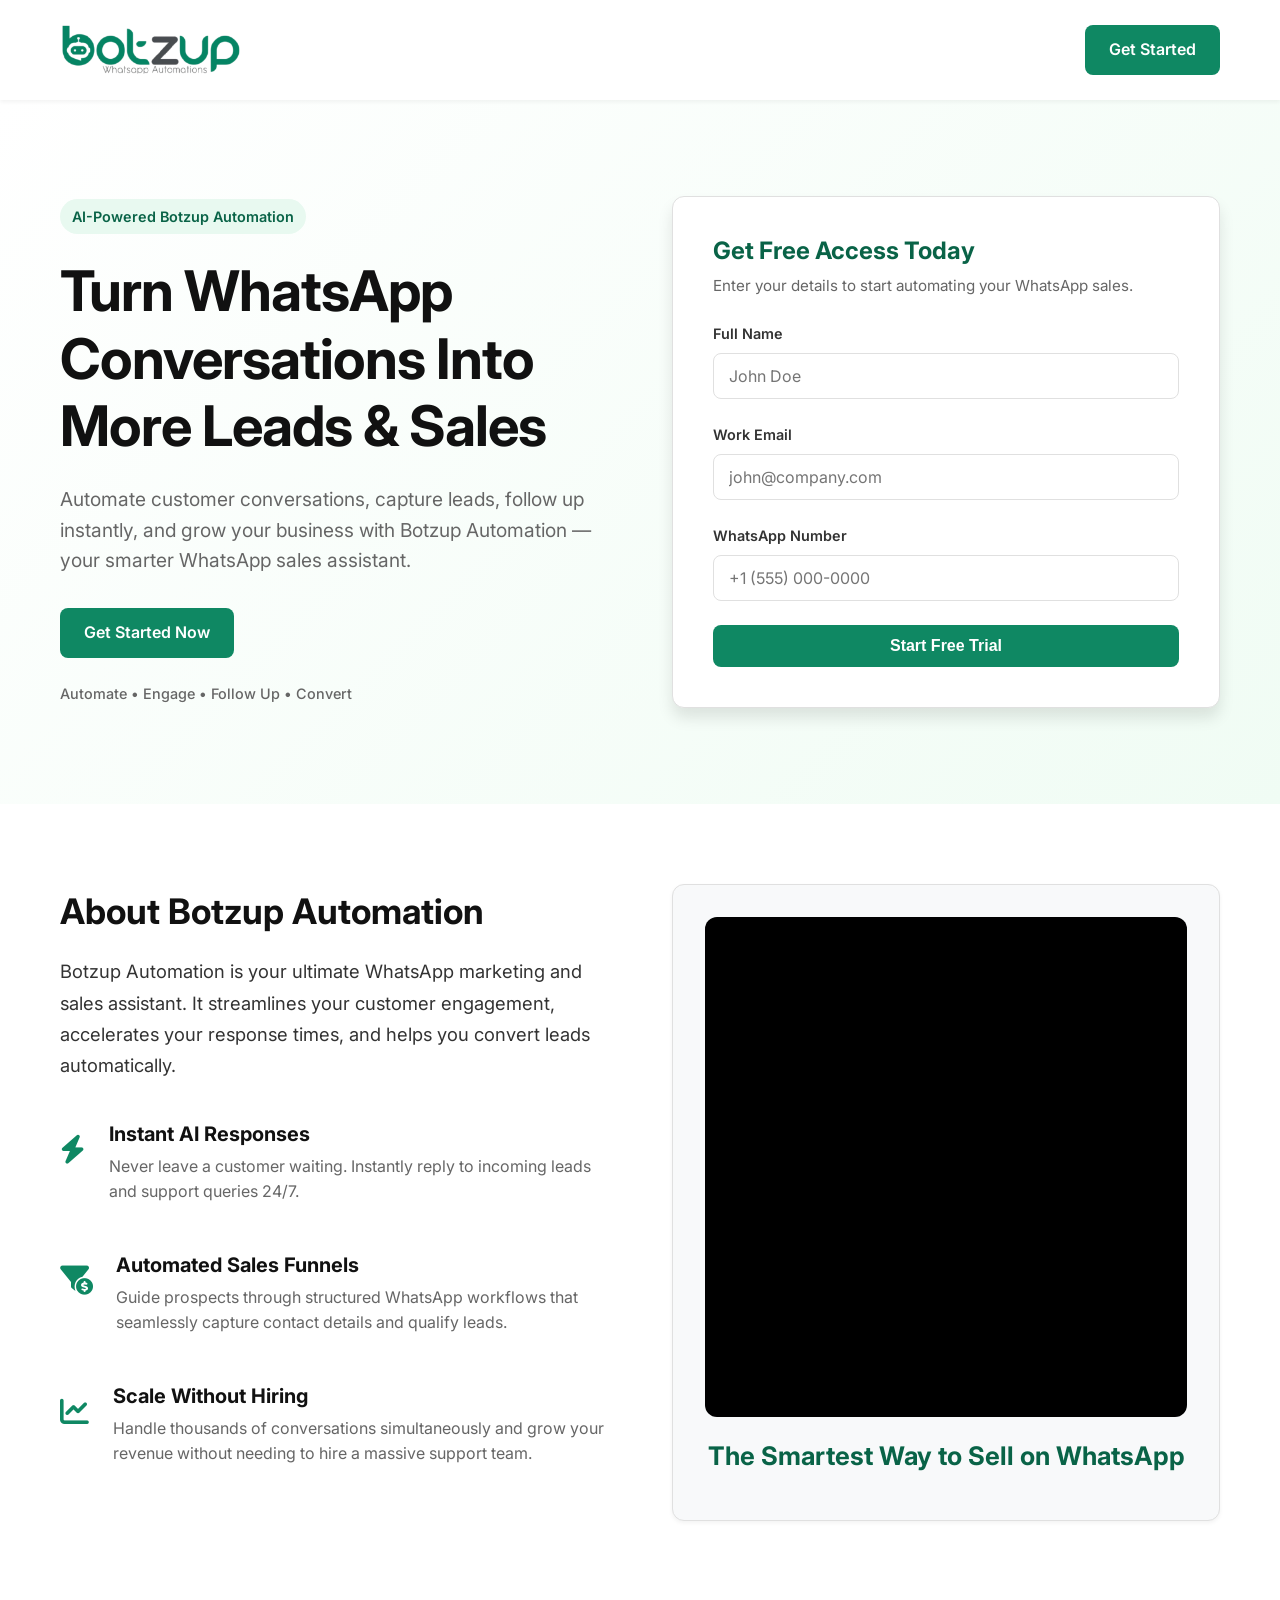
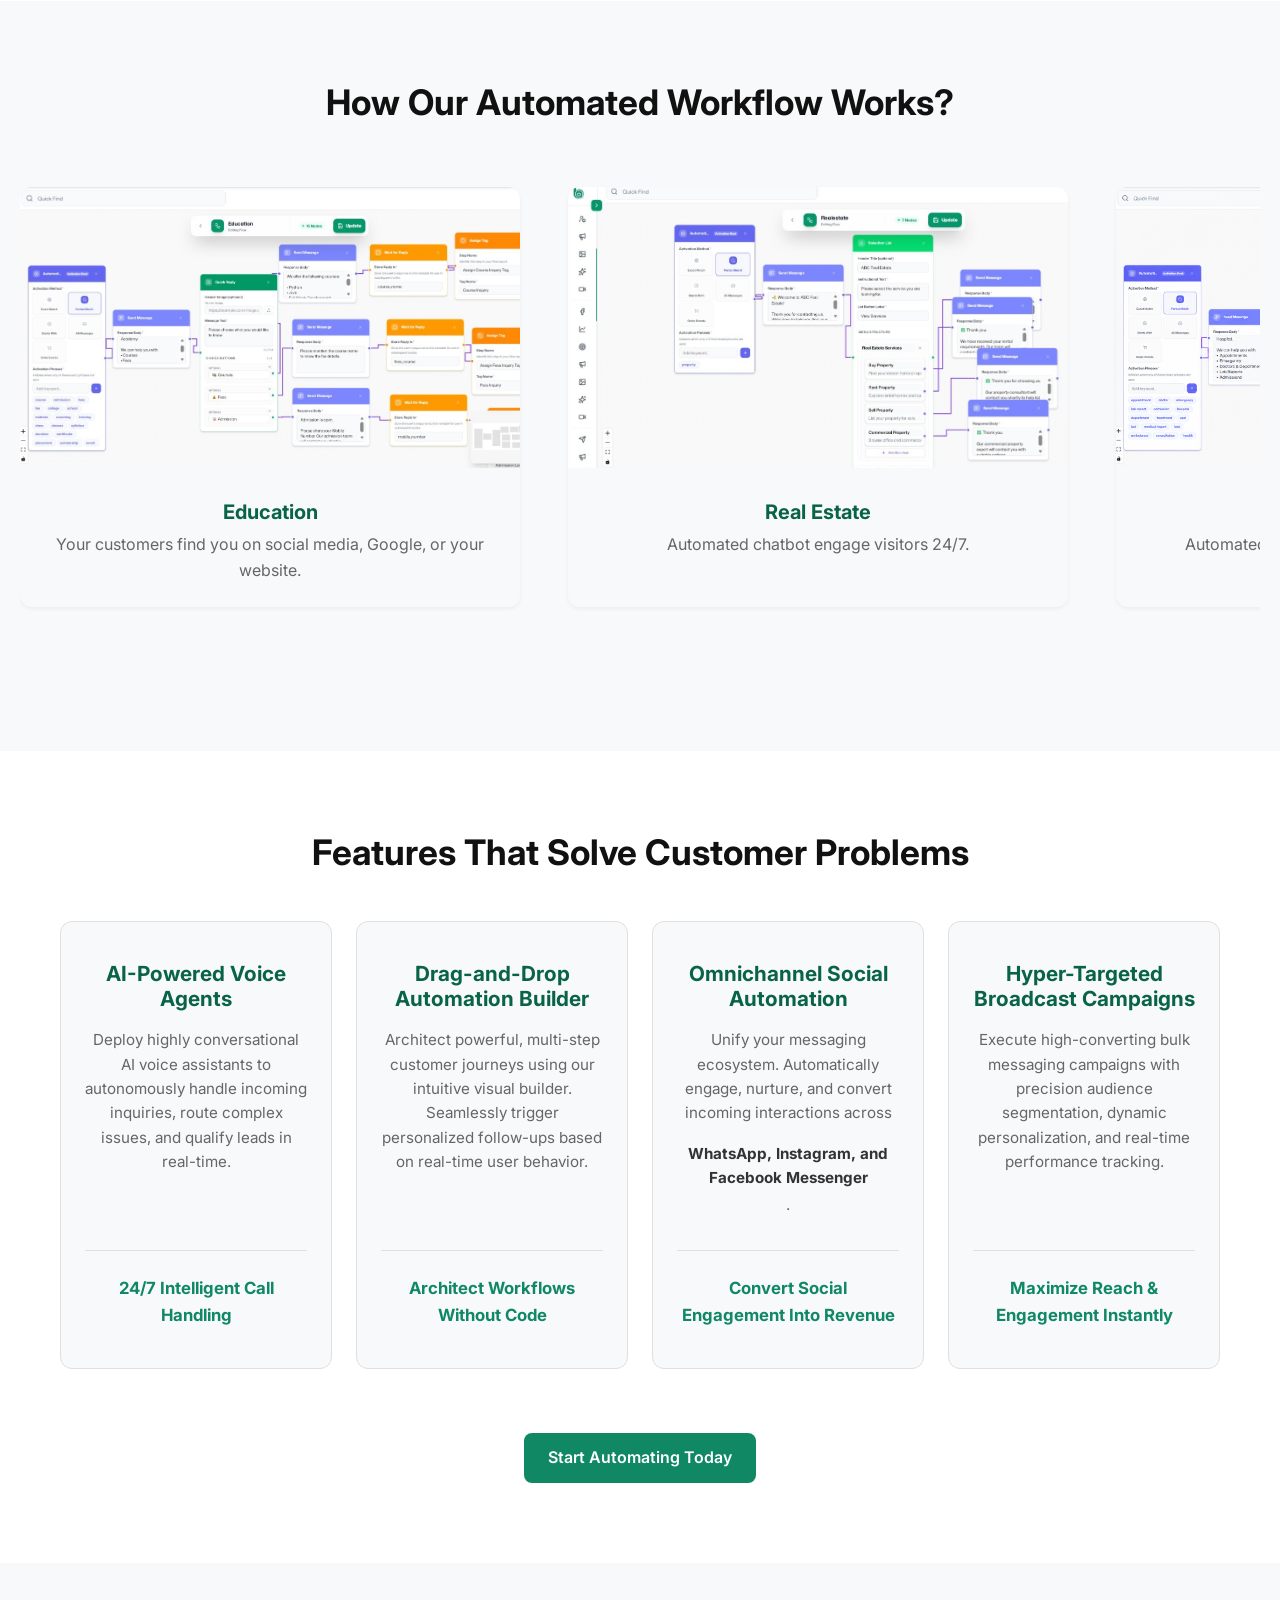
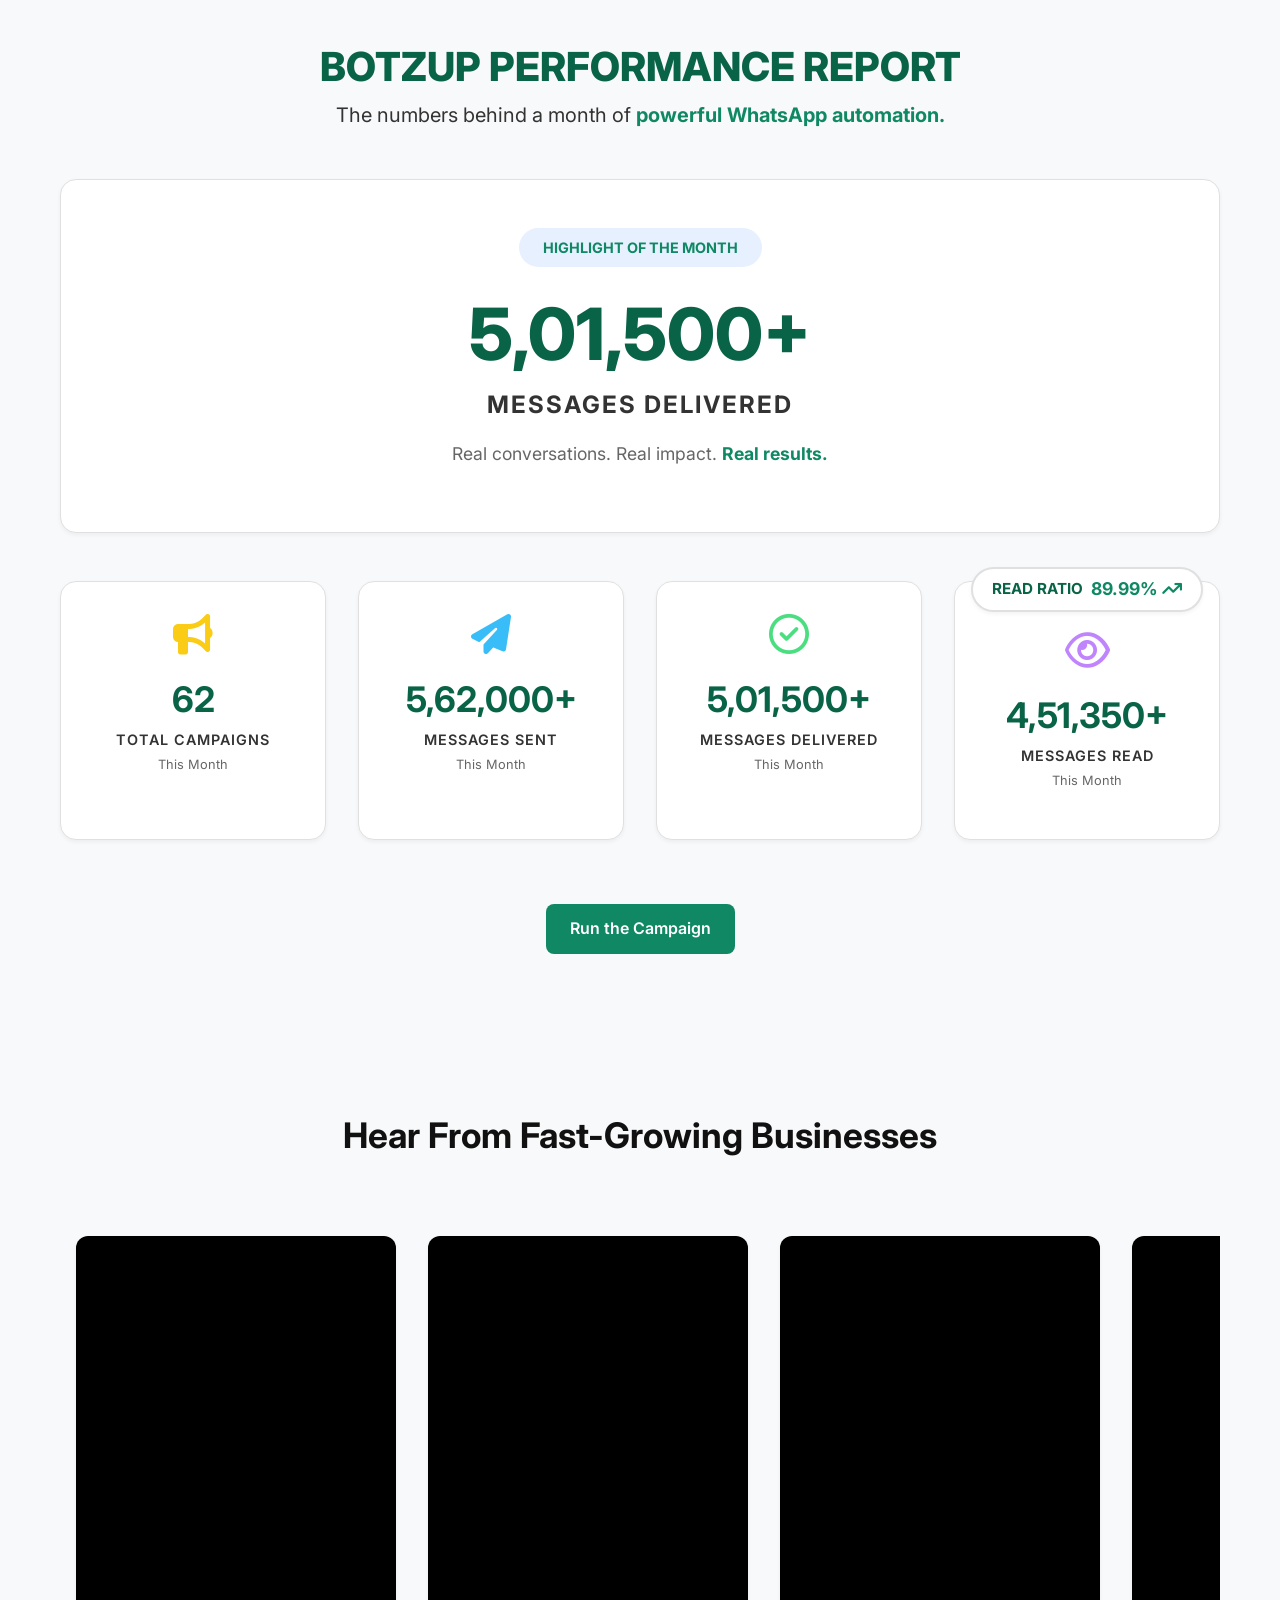
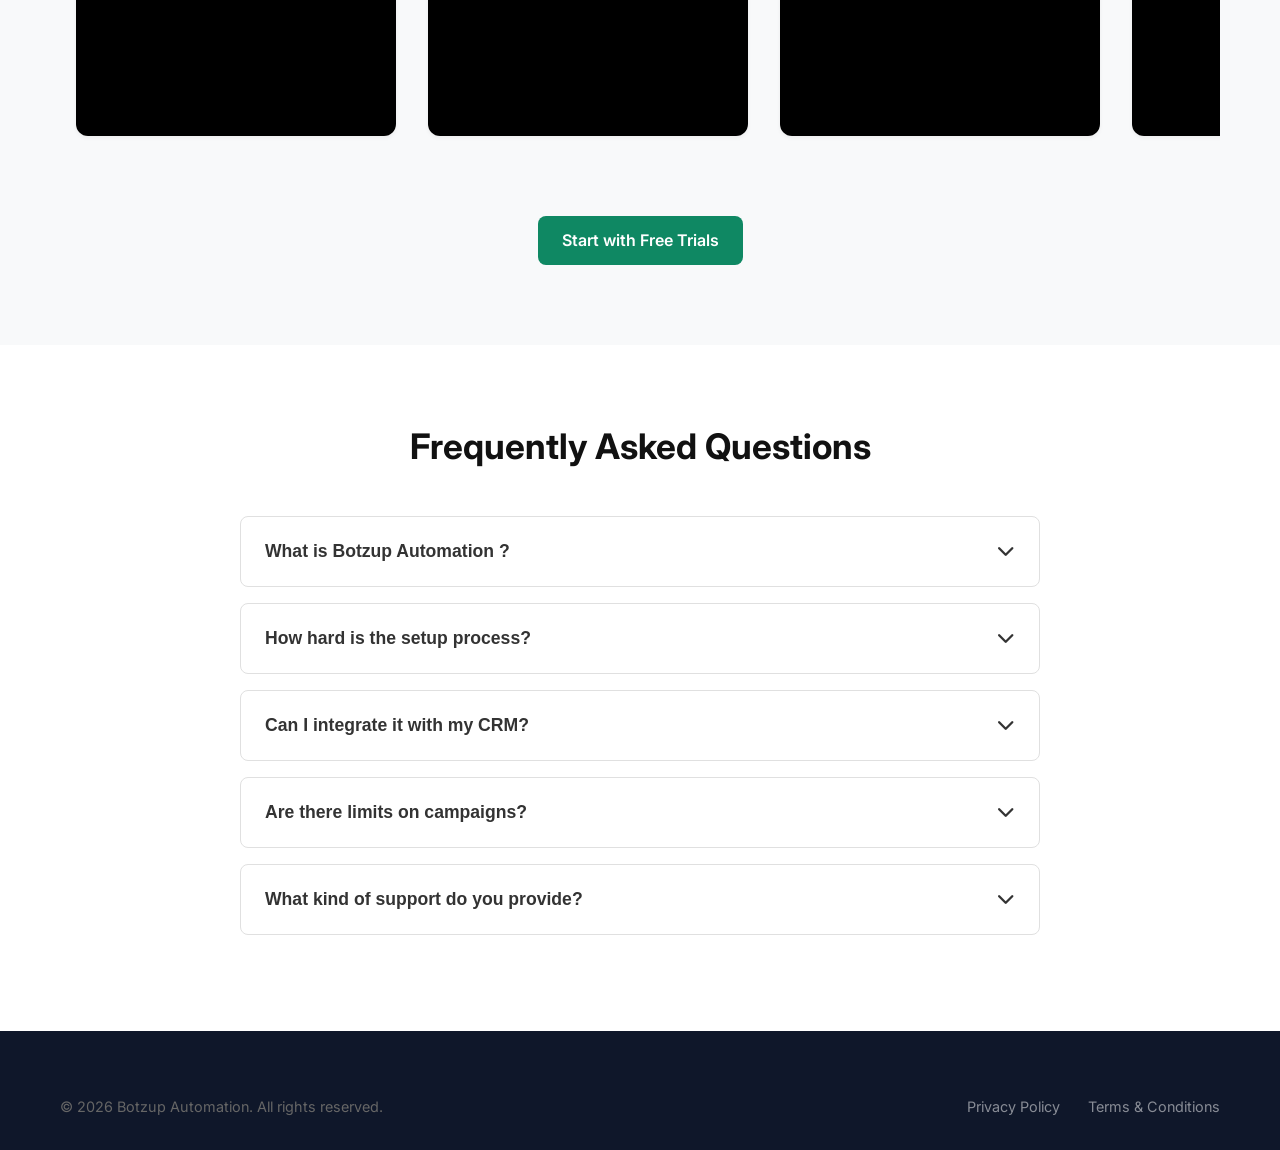
<file: index.html>
<!DOCTYPE html>
<html lang="en">

<head>
    <meta charset="UTF-8">
    <meta name="viewport" content="width=device-width, initial-scale=1.0">
    <title>Botzup – Turn WhatsApp Conversations Into More Leads & Sales</title>
    <meta name="description"
        content="Automate customer conversations, capture leads, follow up instantly, and grow your business with Botzup Automation — your smarter WhatsApp sales assistant.">
    <link rel="stylesheet" href="css/style.css">
    <link href="https://fonts.googleapis.com/css2?family=Inter:wght@400;500;600;700;800&display=swap" rel="stylesheet">
    <link rel="stylesheet" href="https://cdnjs.cloudflare.com/ajax/libs/font-awesome/6.4.0/css/all.min.css">
    <link rel="icon" href="assets/images/logo.png">
</head>

<body>

    <header class="header" id="header">
        <div class="container header-container">
            <a href="index.html" class="logo">
                <img src="assets/images/logo23.png" alt="Botzup Ads Logo">
            </a>
            <div class="header-cta">
                <a href="https://botzup.net/auth/register" class="btn btn-primary" style="text-decoration: none;">Get
                    Started</a>
            </div>
        </div>
    </header>

    <main>
        <!-- 1. HERO SECTION -->
        <section id="hero" class="hero-section">
            <div class="container hero-container">
                <div class="hero-content">
                    <span class="hero-badge">AI-Powered Botzup Automation </span>
                    <h1>Turn WhatsApp Conversations Into More Leads & Sales</h1>
                    <p>Automate customer conversations, capture leads, follow up instantly, and grow your business with
                        Botzup Automation — your smarter WhatsApp sales assistant.</p>
                    <div class="hero-buttons">
                        <a href="https://botzup.net/auth/register" class="btn btn-primary"
                            style="text-decoration: none;">Get Started Now</a>
                    </div>
                    <div class="hero-trust">Automate &bull; Engage &bull; Follow Up &bull; Convert</div>
                </div>
                <div class="hero-visual">
                    <div class="hero-form-container">
                        <h3>Get Free Access Today</h3>
                        <p>Enter your details to start automating your WhatsApp sales.</p>

                        <form id="hero-form" class="hero-form">
                            <div class="form-group">
                                <label for="name">Full Name</label>
                                <input type="text" id="name" name="name" placeholder="John Doe" required>
                            </div>
                            <div class="form-group">
                                <label for="email">Work Email</label>
                                <input type="email" id="email" name="email" placeholder="john@company.com" required>
                            </div>
                            <div class="form-group">
                                <label for="phone">WhatsApp Number</label>
                                <input type="tel" id="phone" name="phone" placeholder="+1 (555) 000-0000" required>
                            </div>
                            <button type="submit" class="btn btn-primary btn-block">Start Free Trial</button>
                        </form>
                    </div>
                </div>
            </div>
        </section>

        <!-- OVERVIEW / ABOUT SECTION -->
        <section id="overview" class="overview-section" style="background-color: white;">
            <div class="container">
                <div class="overview-grid" style="display: flex; gap: 4rem; align-items: center; flex-wrap: wrap;">
                    <div class="overview-content" style="flex: 1; min-width: 300px;">
                        <h2 class="section-title" style="text-align: left; margin-bottom: 1.5rem;">About Botzup
                            Automation</h2>
                        <p
                            style="font-size: 1.15rem; margin-bottom: 2.5rem; color: var(--text-color); line-height: 1.7;">
                            Botzup Automation is your ultimate WhatsApp marketing and sales assistant. It streamlines
                            your
                            customer engagement, accelerates your response times, and helps you convert leads
                            automatically.
                        </p>

                        <ul class="overview-list" style="list-style: none; padding: 0;">
                            <li style="margin-bottom: 2rem; display: flex; align-items: flex-start; gap: 1.5rem;">
                                <div style="color: var(--primary-color); font-size: 1.8rem; margin-top: 5px;"><i
                                        class="fa-solid fa-bolt"></i></div>
                                <div>
                                    <h4 style="margin-bottom: 0.5rem; font-size: 1.25rem;">Instant AI Responses</h4>
                                    <p style="color: var(--text-light); line-height: 1.6;">Never leave a customer
                                        waiting.
                                        Instantly reply to incoming leads and support queries 24/7.</p>
                                </div>
                            </li>
                            <li style="margin-bottom: 2rem; display: flex; align-items: flex-start; gap: 1.5rem;">
                                <div style="color: var(--primary-color); font-size: 1.8rem; margin-top: 5px;"><i
                                        class="fa-solid fa-funnel-dollar"></i></div>
                                <div>
                                    <h4 style="margin-bottom: 0.5rem; font-size: 1.25rem;">Automated Sales Funnels</h4>
                                    <p style="color: var(--text-light); line-height: 1.6;">Guide prospects through
                                        structured WhatsApp workflows that seamlessly capture contact details and
                                        qualify
                                        leads.</p>
                                </div>
                            </li>
                            <li style="margin-bottom: 2rem; display: flex; align-items: flex-start; gap: 1.5rem;">
                                <div style="color: var(--primary-color); font-size: 1.8rem; margin-top: 5px;"><i
                                        class="fa-solid fa-chart-line"></i></div>
                                <div>
                                    <h4 style="margin-bottom: 0.5rem; font-size: 1.25rem;">Scale Without Hiring</h4>
                                    <p style="color: var(--text-light); line-height: 1.6;">Handle thousands of
                                        conversations
                                        simultaneously and grow your revenue without needing to hire a massive support
                                        team.
                                    </p>
                                </div>
                            </li>
                        </ul>
                    </div>
                    <div class="overview-visual" style="flex: 1; min-width: 350px;">
                        <div class="about-video-card"
                            style="background: var(--bg-light); padding: 2rem; border-radius: var(--border-radius); border: 1px solid var(--border-color); text-align: center; box-shadow: var(--shadow-sm);">
                            <div class="about-video-frame"
                                style="position: relative; width: 100%; height: 500px; margin-bottom: 1.5rem; background-color: #000; border-radius: var(--border-radius); overflow: hidden;">
                                <iframe width="100%" height="100%" src="https://www.youtube.com/embed/__I0qK-cktQ"
                                    title="YouTube video player" frameborder="0"
                                    allow="accelerometer; autoplay; clipboard-write; encrypted-media; gyroscope; picture-in-picture; web-share"
                                    allowfullscreen style="border: none;"></iframe>
                            </div>
                            <h3 style="font-size: 1.6rem; margin-bottom: 1rem; color: var(--primary-dark);">The Smartest
                                Way to Sell on WhatsApp</h3>

                        </div>
                    </div>
                </div>
            </div>
        </section>

        <!-- 2. PROBLEM SECTION -->
        <section id="problem" class="problem-section">
            <div class="container-fluid">
                <h2 class="section-title">How Our Automated Workflow Works?</h2>

                <div class="workflow-slider"
                    style="position: relative; width: 100%; overflow: hidden; padding: 1rem 0; margin-top: 3rem; margin-bottom: 3rem;">
                    <div class="workflow-slide-track"
                        style="display: flex; gap: 3rem; width: max-content; animation: scroll-workflow 30s linear infinite;">
                        <!-- Original 4 slides -->
                        <div class="workflow-slide"
                            style="width: 500px; flex-shrink: 0; background-color: #f8f9fa; border-radius: var(--border-radius); overflow: hidden; box-shadow: var(--shadow-sm);">
                            <div style="aspect-ratio: 16/9; width: 100%;">
                                <img src="assets/images/flow01.jpeg" alt="Flow Step 1"
                                    style="width: 100%; height: 100%; object-fit: cover;">
                            </div>
                            <div style="padding: 1.5rem; text-align: center;">
                                <h3 style="font-size: 1.25rem; color: var(--primary-dark); margin-bottom: 0.5rem;">
                                    Education</h3>
                                <p style="color: var(--text-light); margin: 0;">Your customers find you on social media,
                                    Google, or your website.</p>
                            </div>
                        </div>
                        <div class="workflow-slide"
                            style="width: 500px; flex-shrink: 0; background-color: #f8f9fa; border-radius: var(--border-radius); overflow: hidden; box-shadow: var(--shadow-sm);">
                            <div style="aspect-ratio: 16/9; width: 100%;">
                                <img src="assets/images/flow02.jpeg" alt="Flow Step 2"
                                    style="width: 100%; height: 100%; object-fit: cover;">
                            </div>
                            <div style="padding: 1.5rem; text-align: center;">
                                <h3 style="font-size: 1.25rem; color: var(--primary-dark); margin-bottom: 0.5rem;">
                                    Real Estate</h3>
                                <p style="color: var(--text-light); margin: 0;">Automated chatbot engage visitors 24/7.
                                </p>
                            </div>
                        </div>
                        <div class="workflow-slide"
                            style="width: 500px; flex-shrink: 0; background-color: #f8f9fa; border-radius: var(--border-radius); overflow: hidden; box-shadow: var(--shadow-sm);">
                            <div style="aspect-ratio: 16/9; width: 100%;">
                                <img src="assets/images/flow03.png" alt="Flow Step 3"
                                    style="width: 100%; height: 100%; object-fit: cover;">
                            </div>
                            <div style="padding: 1.5rem; text-align: center;">
                                <h3 style="font-size: 1.25rem; color: var(--primary-dark); margin-bottom: 0.5rem;">
                                    Hospital/Clinics</h3>
                                <p style="color: var(--text-light); margin: 0;">Automated appointment booking and
                                    follow-ups
                                </p>
                            </div>
                        </div>
                        <div class="workflow-slide"
                            style="width: 500px; flex-shrink: 0; background-color: #f8f9fa; border-radius: var(--border-radius); overflow: hidden; box-shadow: var(--shadow-sm);">
                            <div style="aspect-ratio: 16/9; width: 100%;">
                                <img src="assets/images/flow04.png" alt="Flow Step 4"
                                    style="width: 100%; height: 100%; object-fit: cover;">
                            </div>
                            <div style="padding: 1.5rem; text-align: center;">
                                <h3 style="font-size: 1.25rem; color: var(--primary-dark); margin-bottom: 0.5rem;">
                                    E-commerce</h3>
                                <p style="color: var(--text-light); margin: 0;">Automated product recommendations and
                                    order</p>
                            </div>
                        </div>
                        <div class="workflow-slide"
                            style="width: 500px; flex-shrink: 0; background-color: #f8f9fa; border-radius: var(--border-radius); overflow: hidden; box-shadow: var(--shadow-sm);">
                            <div style="aspect-ratio: 16/9; width: 100%;">
                                <img src="assets/images/flow05.png" alt="Flow Step 5"
                                    style="width: 100%; height: 100%; object-fit: cover;">
                            </div>
                            <div style="padding: 1.5rem; text-align: center;">
                                <h3 style="font-size: 1.25rem; color: var(--primary-dark); margin-bottom: 0.5rem;">
                                    Restaurant</h3>
                                <p style="color: var(--text-light); margin: 0;">Automated table reservations and order
                                </p>
                            </div>
                        </div>

                        <!-- Duplicated slides for Infinite Scroll -->
                        <div class="workflow-slide"
                            style="width: 500px; flex-shrink: 0; background-color: #f8f9fa; border-radius: var(--border-radius); overflow: hidden; box-shadow: var(--shadow-sm);">
                            <div style="aspect-ratio: 16/9; width: 100%;">
                                <img src="assets/images/flow01.jpeg" alt="Flow Step 1"
                                    style="width: 100%; height: 100%; object-fit: cover;">
                            </div>
                            <div style="padding: 1.5rem; text-align: center;">
                                <h3 style="font-size: 1.25rem; color: var(--primary-dark); margin-bottom: 0.5rem;">
                                    Education</h3>
                                <p style="color: var(--text-light); margin: 0;">Automatically capture prospect details.
                                </p>
                            </div>
                        </div>
                        <div class="workflow-slide"
                            style="width: 500px; flex-shrink: 0; background-color: #f8f9fa; border-radius: var(--border-radius); overflow: hidden; box-shadow: var(--shadow-sm);">
                            <div style="aspect-ratio: 16/9; width: 100%;">
                                <img src="assets/images/flow02.jpeg" alt="Flow Step 2"
                                    style="width: 100%; height: 100%; object-fit: cover;">
                            </div>
                            <div style="padding: 1.5rem; text-align: center;">
                                <h3 style="font-size: 1.25rem; color: var(--primary-dark); margin-bottom: 0.5rem;">
                                    Real Estate
                                </h3>
                                <p style="color: var(--text-light); margin: 0;">Engage visitors 24/7</p>
                            </div>
                        </div>
                        <div class="workflow-slide"
                            style="width: 500px; flex-shrink: 0; background-color: #f8f9fa; border-radius: var(--border-radius); overflow: hidden; box-shadow: var(--shadow-sm);">
                            <div style="aspect-ratio: 16/9; width: 100%;">
                                <img src="assets/images/flow03.png" alt="Flow Step 3"
                                    style="width: 100%; height: 100%; object-fit: cover;">
                            </div>
                            <div style="padding: 1.5rem; text-align: center;">
                                <h3 style="font-size: 1.25rem; color: var(--primary-dark); margin-bottom: 0.5rem;">
                                    Hospital/Clinics</h3>
                                <p style="color: var(--text-light); margin: 0;">Appointment booking and follow-ups
                                </p>
                            </div>
                        </div>
                        <div class="workflow-slide"
                            style="width: 500px; flex-shrink: 0; background-color: #f8f9fa; border-radius: var(--border-radius); overflow: hidden; box-shadow: var(--shadow-sm);">
                            <div style="aspect-ratio: 16/9; width: 100%;">
                                <img src="assets/images/flow04.png" alt="Flow Step 4"
                                    style="width: 100%; height: 100%; object-fit: cover;">
                            </div>
                            <div style="padding: 1.5rem; text-align: center;">
                                <h3 style="font-size: 1.25rem; color: var(--primary-dark); margin-bottom: 0.5rem;">
                                    E-commerce</h3>
                                <p style="color: var(--text-light); margin: 0;">Automated order management and customer
                                    support</p>
                            </div>
                        </div>
                        <div class="workflow-slide"
                            style="width: 500px; flex-shrink: 0; background-color: #f8f9fa; border-radius: var(--border-radius); overflow: hidden; box-shadow: var(--shadow-sm);">
                            <div style="aspect-ratio: 16/9; width: 100%;">
                                <img src="assets/images/flow05.png" alt="Flow Step 5"
                                    style="width: 100%; height: 100%; object-fit: cover;">
                            </div>
                            <div style="padding: 1.5rem; text-align: center;">
                                <h3 style="font-size: 1.25rem; color: var(--primary-dark); margin-bottom: 0.5rem;">
                                    Restaurant</h3>
                                <p style="color: var(--text-light); margin: 0;">Online ordering and table reservations
                                </p>
                            </div>
                        </div>
                    </div>
                </div>

                <style>
                    .workflow-slide-track:hover {
                        animation-play-state: paused !important;
                    }

                    @keyframes scroll-workflow {
                        0% {
                            transform: translateX(0);
                        }

                        100% {
                            transform: translateX(calc(-50% - 1.5rem));
                        }
                    }
                </style>
            </div>
        </section>

        <!-- 3. FEATURES SECTION -->
        <section id="features" class="features-section">
            <div class="container">
                <h2 class="section-title">Features That Solve Customer Problems</h2>

                <div class="features-list">
                    <!-- Feature 01 -->
                    <div class="feature-row">
                        <div class="feature-content">
                            <h3>AI-Powered Voice Agents</h3>
                            <div class="feature-details">
                                <p>Deploy highly conversational AI voice assistants to autonomously handle incoming
                                    inquiries, route complex issues, and qualify leads in real-time.</p>

                            </div>
                        </div>
                        <div class="feature-highlight">
                            <span>24/7 Intelligent Call Handling</span>
                        </div>
                    </div>

                    <!-- Feature 02 -->
                    <div class="feature-row">
                        <div class="feature-content">
                            <h3>Drag-and-Drop Automation Builder</h3>
                            <div class="feature-details">
                                <p>Architect powerful, multi-step customer journeys using our intuitive visual builder.
                                    Seamlessly trigger personalized follow-ups based on real-time user behavior.</p>

                            </div>
                        </div>
                        <div class="feature-highlight">
                            <span>Architect Workflows Without Code</span>
                        </div>
                    </div>

                    <!-- Feature 03 -->
                    <div class="feature-row">
                        <div class="feature-content">
                            <h3>Omnichannel Social Automation</h3>
                            <div class="feature-details">
                                <p>Unify your messaging ecosystem. Automatically engage, nurture, and convert incoming
                                    interactions across <strong>WhatsApp, Instagram, and Facebook Messenger</strong>.
                                </p>

                            </div>
                        </div>
                        <div class="feature-highlight">
                            <span>Convert Social Engagement Into Revenue</span>
                        </div>
                    </div>

                    <!-- Feature 04 -->
                    <div class="feature-row">
                        <div class="feature-content">
                            <h3>Hyper-Targeted Broadcast Campaigns</h3>
                            <div class="feature-details">
                                <p>Execute high-converting bulk messaging campaigns with precision audience
                                    segmentation, dynamic personalization, and real-time performance tracking.</p>

                            </div>
                        </div>
                        <div class="feature-highlight">
                            <span>Maximize Reach & Engagement Instantly</span>
                        </div>
                    </div>
                </div>

                <div style="text-align: center; margin-top: 4rem;">
                    <a href="https://botzup.net/auth/register" class="btn btn-primary"
                        style="text-decoration: none;">Start Automating Today</a>
                </div>
            </div>
        </section>

        <!-- PERFORMANCE REPORT SECTION -->
        <section id="performance" class="performance-section" style="background-color: #f8f9fa; padding: 5rem 0;">
            <div class="container">
                <div style="text-align: center; margin-bottom: 3rem;">
                    <h2 class="perf-section-title"
                        style="color: var(--primary-dark); font-size: 2.5rem; margin-bottom: 0.5rem; font-weight: 800; text-transform: uppercase;">
                        Botzup Performance Report</h2>
                    <p style="font-size: 1.25rem; color: var(--text-color);">The numbers behind a month of <strong
                            style="color: var(--primary-color);">powerful WhatsApp automation.</strong></p>
                </div>

                <!-- Highlight Card -->
                <div class="perf-highlight-card"
                    style="background: white; border-radius: 16px; padding: 3rem; margin-bottom: 3rem; display: flex; flex-direction: column; align-items: center; box-shadow: var(--shadow-sm); border: 1px solid var(--border-color); text-align: center;">
                    <div
                        style="background: rgba(13, 110, 253, 0.1); color: var(--primary-color); padding: 0.5rem 1.5rem; border-radius: 20px; font-weight: bold; margin-bottom: 1.5rem; text-transform: uppercase; font-size: 0.9rem;">
                        Highlight of the Month</div>
                    <h3 class="perf-highlight-number"
                        style="font-size: 4.5rem; margin-bottom: 0.5rem; font-weight: 800; color: var(--primary-dark);">
                        5,01,500+</h3>
                    <p
                        style="font-size: 1.5rem; font-weight: bold; letter-spacing: 2px; margin-bottom: 1rem; color: var(--text-color);">
                        MESSAGES DELIVERED</p>
                    <p style="font-size: 1.1rem; color: var(--text-light);">Real conversations. Real impact. <strong
                            style="color: var(--primary-color);">Real results.</strong></p>
                </div>

                <!-- Metrics Grid -->
                <div class="perf-metrics-grid"
                    style="display: grid; grid-template-columns: repeat(auto-fit, minmax(220px, 1fr)); gap: 2rem; margin-bottom: 4rem;">
                    <div class="perf-metric-card"
                        style="background: white; padding: 2rem; border-radius: 16px; box-shadow: var(--shadow-sm); border: 1px solid var(--border-color); text-align: center; display: flex; flex-direction: column; align-items: center;">
                        <i class="fa-solid fa-bullhorn"
                            style="font-size: 2.5rem; color: #facc15; margin-bottom: 1.5rem;"></i>
                        <h4 class="perf-metric-number"
                            style="font-size: 2.2rem; font-weight: 700; margin-bottom: 0.5rem; color: var(--primary-dark);">
                            62</h4>
                        <p
                            style="font-size: 0.9rem; text-transform: uppercase; letter-spacing: 1px; color: var(--text-color); font-weight: 600; margin-bottom: 0.2rem;">
                            Total Campaigns</p>
                        <p style="font-size: 0.8rem; color: var(--text-light);">This Month</p>
                    </div>
                    <div class="perf-metric-card"
                        style="background: white; padding: 2rem; border-radius: 16px; box-shadow: var(--shadow-sm); border: 1px solid var(--border-color); text-align: center; display: flex; flex-direction: column; align-items: center;">
                        <i class="fa-solid fa-paper-plane"
                            style="font-size: 2.5rem; color: #38bdf8; margin-bottom: 1.5rem;"></i>
                        <h4 class="perf-metric-number"
                            style="font-size: 2.2rem; font-weight: 700; margin-bottom: 0.5rem; color: var(--primary-dark);">
                            5,62,000+</h4>
                        <p
                            style="font-size: 0.9rem; text-transform: uppercase; letter-spacing: 1px; color: var(--text-color); font-weight: 600; margin-bottom: 0.2rem;">
                            Messages Sent</p>
                        <p style="font-size: 0.8rem; color: var(--text-light);">This Month</p>
                    </div>
                    <div class="perf-metric-card"
                        style="background: white; padding: 2rem; border-radius: 16px; box-shadow: var(--shadow-sm); border: 1px solid var(--border-color); text-align: center; display: flex; flex-direction: column; align-items: center;">
                        <i class="fa-regular fa-circle-check"
                            style="font-size: 2.5rem; color: #4ade80; margin-bottom: 1.5rem;"></i>
                        <h4 class="perf-metric-number"
                            style="font-size: 2.2rem; font-weight: 700; margin-bottom: 0.5rem; color: var(--primary-dark);">
                            5,01,500+</h4>
                        <p
                            style="font-size: 0.9rem; text-transform: uppercase; letter-spacing: 1px; color: var(--text-color); font-weight: 600; margin-bottom: 0.2rem;">
                            Messages Delivered</p>
                        <p style="font-size: 0.8rem; color: var(--text-light);">This Month</p>
                    </div>
                    <div class="perf-metric-card"
                        style="background: white; padding: 2rem; border-radius: 16px; box-shadow: var(--shadow-sm); border: 1px solid var(--border-color); text-align: center; display: flex; flex-direction: column; align-items: center; position: relative;">
                        <div class="perf-badge"
                            style="position: absolute; top: -15px; background: white; border: 2px solid var(--border-color); color: var(--primary-dark); padding: 0.4rem 1.2rem; border-radius: 30px; font-weight: bold; font-size: 0.95rem; box-shadow: var(--shadow-sm); display: flex; align-items: center; gap: 8px;">
                            READ RATIO <span style="color: var(--primary-color); font-size: 1.1rem;">89.99% <i
                                    class="fa-solid fa-arrow-trend-up"></i></span>
                        </div>
                        <i class="fa-regular fa-eye"
                            style="font-size: 2.5rem; color: #c084fc; margin-bottom: 1.5rem; margin-top: 1rem;"></i>
                        <h4 class="perf-metric-number"
                            style="font-size: 2.2rem; font-weight: 700; margin-bottom: 0.5rem; color: var(--primary-dark);">
                            4,51,350+</h4>
                        <p
                            style="font-size: 0.9rem; text-transform: uppercase; letter-spacing: 1px; color: var(--text-color); font-weight: 600; margin-bottom: 0.2rem;">
                            Messages Read</p>
                        <p style="font-size: 0.8rem; color: var(--text-light);">This Month</p>
                    </div>
                </div>

                <div style="text-align: center; margin-top: 3rem;">
                    <a href="https://botzup.net/auth/register" class="btn btn-primary"
                        style="text-decoration: none;">Run the Campaign </a>
                </div>
            </div>
        </section>

        <!-- 8. TESTIMONIALS SECTION -->
        <section id="testimonials" class="testimonials-section bg-light">
            <div class="container">
                <h2 class="section-title" style="text-align: center;">Hear From Fast-Growing Businesses</h2>
                <div class="testimonials-slider"
                    style="position: relative; width: 100%; overflow-x: hidden; padding: 2rem 0; scroll-behavior: smooth;">
                    <div class="testimonials-slide-track"
                        style="display: flex; gap: 2rem; width: max-content; padding: 0 1rem;">
                        <!-- Video 1 -->
                        <div class="testimonial-card"
                            style="padding: 0; overflow: hidden; display: flex; flex-direction: column; width: 320px; flex: 0 0 320px;">
                            <div class="testimonial-video-wrap"
                                style="width: 100%; height: 500px; background: #000; position: relative;">
                                <iframe class="testimonial-video" width="100%" height="100%" src="https://www.youtube.com/embed/D3-pUmLVu9w?enablejsapi=1&mute=1&playsinline=1"
                                    title="YouTube video player" frameborder="0"
                                    allow="accelerometer; autoplay; clipboard-write; encrypted-media; gyroscope; picture-in-picture; web-share"
                                    allowfullscreen style="border: none;"></iframe>

                            </div>
                        </div>
                        <!-- Video 2 -->
                        <div class="testimonial-card"
                            style="padding: 0; overflow: hidden; display: flex; flex-direction: column; width: 320px; flex: 0 0 320px;">
                            <div class="testimonial-video-wrap"
                                style="width: 100%; height: 500px; background: #000; position: relative;">
                                <iframe class="testimonial-video" width="100%" height="100%" src="https://www.youtube.com/embed/cRYqcyzuRVA?enablejsapi=1&mute=1&playsinline=1"
                                    title="YouTube video player" frameborder="0"
                                    allow="accelerometer; autoplay; clipboard-write; encrypted-media; gyroscope; picture-in-picture; web-share"
                                    allowfullscreen style="border: none;"></iframe>

                            </div>
                        </div>
                        <!-- Video 3 -->
                        <div class="testimonial-card"
                            style="padding: 0; overflow: hidden; display: flex; flex-direction: column; width: 320px; flex: 0 0 320px;">
                            <div class="testimonial-video-wrap"
                                style="width: 100%; height: 500px; background: #000; position: relative;">
                                <iframe class="testimonial-video" width="100%" height="100%" src="https://www.youtube.com/embed/MgkEa3N0-5U?enablejsapi=1&mute=1&playsinline=1"
                                    title="YouTube video player" frameborder="0"
                                    allow="accelerometer; autoplay; clipboard-write; encrypted-media; gyroscope; picture-in-picture; web-share"
                                    allowfullscreen style="border: none;"></iframe>

                            </div>
                        </div>
                        <!-- Video 4 -->
                        <div class="testimonial-card"
                            style="padding: 0; overflow: hidden; display: flex; flex-direction: column; width: 320px; flex: 0 0 320px;">
                            <div class="testimonial-video-wrap"
                                style="width: 100%; height: 500px; background: #000; position: relative;">
                                <iframe class="testimonial-video" width="100%" height="100%" src="https://www.youtube.com/embed/PFTcpv0b9U4?enablejsapi=1&mute=1&playsinline=1"
                                    title="YouTube video player" frameborder="0"
                                    allow="accelerometer; autoplay; clipboard-write; encrypted-media; gyroscope; picture-in-picture; web-share"
                                    allowfullscreen style="border: none;"></iframe>

                            </div>
                        </div>
                        <!-- Video 5 -->
                        <div class="testimonial-card"
                            style="padding: 0; overflow: hidden; display: flex; flex-direction: column; width: 320px; flex: 0 0 320px;">
                            <div class="testimonial-video-wrap"
                                style="width: 100%; height: 500px; background: #000; position: relative;">
                                <iframe class="testimonial-video" width="100%" height="100%" src="https://www.youtube.com/embed/__I0qK-cktQ?enablejsapi=1&mute=1&playsinline=1"
                                    title="YouTube video player" frameborder="0"
                                    allow="accelerometer; autoplay; clipboard-write; encrypted-media; gyroscope; picture-in-picture; web-share"
                                    allowfullscreen style="border: none;"></iframe>

                            </div>
                        </div>
                    </div>
                </div>
                <div style="text-align: center; margin-top: 3rem;">
                    <a href="https://botzup.net/auth/register" class="btn btn-primary"
                        style="text-decoration: none;">Start with Free Trials</a>
                </div>
            </div>
        </section>

        <!-- 9. FAQ SECTION -->
        <section id="faq" class="faq-section">
            <div class="container">
                <h2 class="section-title">Frequently Asked Questions</h2>
                <div class="faq-accordion">
                    <div class="faq-item">
                        <button class="faq-question">What is Botzup Automation ? <i
                                class="fa-solid fa-chevron-down"></i></button>
                        <div class="faq-answer">
                            <p>Botzup Automation allows you to use software to automatically reply to incoming messages,
                                send bulk campaigns, and schedule follow-ups without manual intervention.</p>
                        </div>
                    </div>
                    <div class="faq-item">
                        <button class="faq-question">How hard is the setup process? <i
                                class="fa-solid fa-chevron-down"></i></button>
                        <div class="faq-answer">
                            <p>Setup is quick and straightforward. You simply connect your WhatsApp Business API,
                                configure
                                your automated reply templates, and you're ready to go.</p>
                        </div>
                    </div>
                    <div class="faq-item">
                        <button class="faq-question">Can I integrate it with my CRM? <i
                                class="fa-solid fa-chevron-down"></i></button>
                        <div class="faq-answer">
                            <p>Yes, our platform integrates seamlessly with popular CRMs, allowing you to sync leads and
                                customer data directly from your WhatsApp conversations.</p>
                        </div>
                    </div>
                    <div class="faq-item">
                        <button class="faq-question">Are there limits on campaigns? <i
                                class="fa-solid fa-chevron-down"></i></button>
                        <div class="faq-answer">
                            <p>Campaign limits depend on your pricing tier and WhatsApp's official API policies. We
                                offer
                                scalable plans to fit businesses of all sizes.</p>
                        </div>
                    </div>
                    <div class="faq-item">
                        <button class="faq-question">What kind of support do you provide? <i
                                class="fa-solid fa-chevron-down"></i></button>
                        <div class="faq-answer">
                            <p>We provide 24/7 dedicated support to assist with setup, API connection, and optimizing
                                your
                                automation flows.</p>
                        </div>
                    </div>
                </div>
            </div>
        </section>



    </main>

    <!-- 11. FOOTER SECTION -->
    <footer class="footer">
        <div class="container">
            <div class="footer-bottom" style="border-top: none; padding-top: 0;">
                <p>&copy; 2026 Botzup Automation. All rights reserved.</p>
                <p>
                    <a href="privacy-policy.html">Privacy Policy</a>
                    <a href="terms-conditions.html">Terms & Conditions</a>
                </p>
            </div>
        </div>
    </footer>

    <!-- GET STARTED MODAL -->
    <div id="cta-modal" class="modal">
        <div class="modal-content">
            <span class="close-modal">&times;</span>
            <h3 style="margin-bottom: 0.5rem;">Enter Your Mobile Number</h3>
            <p style="color: #666; margin-bottom: 1.5rem;">Please provide your WhatsApp number to get started.</p>
            <form id="modal-form">
                <div class="form-group" style="margin-bottom: 1rem;">
                    <label for="modal-name">Full Name</label>
                    <input type="text" id="modal-name" required
                        style="width: 100%; padding: 12px; border: 1px solid #ddd; border-radius: 8px;">
                </div>
                <div class="form-group" style="margin-bottom: 1.5rem;">
                    <label for="modal-phone">WhatsApp Number</label>
                    <input type="tel" id="modal-phone" required
                        style="width: 100%; padding: 12px; border: 1px solid #ddd; border-radius: 8px;">
                </div>
                <button type="submit" class="btn btn-primary" style="width: 100%;">Submit</button>
            </form>
        </div>
    </div>

    <script src="js/script.js"></script>

</body>

</html>
</file>
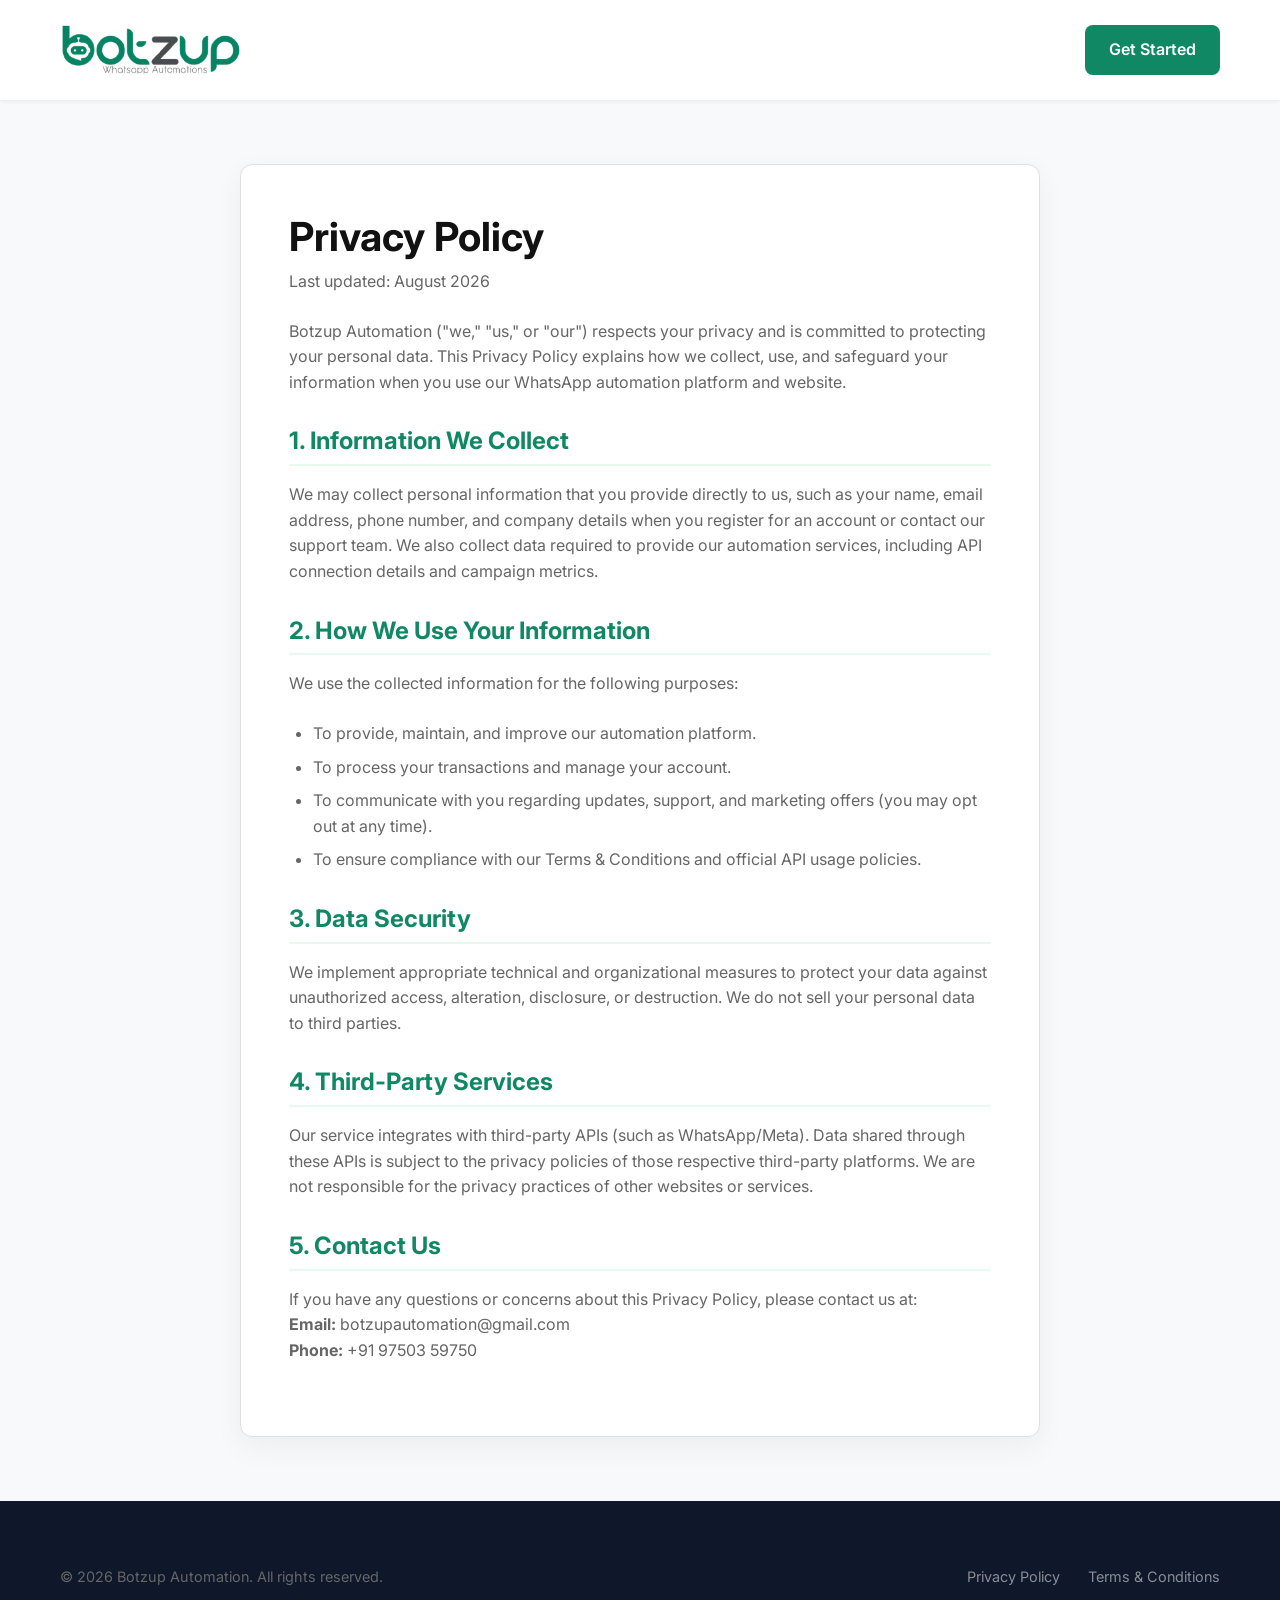
<file: privacy-policy.html>
<!DOCTYPE html>
<html lang="en">

<head>
    <meta charset="UTF-8">
    <meta name="viewport" content="width=device-width, initial-scale=1.0">
    <title>Privacy Policy - Botzup</title>
    <link rel="stylesheet" href="css/style.css">
    <link href="https://fonts.googleapis.com/css2?family=Inter:wght@400;500;600;700;800&display=swap" rel="stylesheet">
    <link rel="stylesheet" href="https://cdnjs.cloudflare.com/ajax/libs/font-awesome/6.4.0/css/all.min.css">
    <link rel="icon" href="assets/images/logo.png">
</head>

<body>
    
    <header class="header" id="header">
        <div class="container header-container">
            <a href="index.html" class="logo">
                <img src="assets/images/logo23.png" alt="Botzup Ads Logo">
            </a>
            <div class="header-cta">
                <a href="login.html" class="btn btn-primary" style="text-decoration: none;">Get Started</a>
            </div>
        </div>
    </header>

    <main>
        <section class="section" style="background-color: var(--bg-light); padding: 4rem 0;">
            <div class="container">
                <div class="legal-content">
                    <h1>Privacy Policy</h1>
                    <p>Last updated: August 2026</p>
                    <p>Botzup Automation ("we," "us," or "our") respects your privacy and is committed to protecting your personal data. This Privacy Policy explains how we collect, use, and safeguard your information when you use our WhatsApp automation platform and website.</p>

                    <h2>1. Information We Collect</h2>
                    <p>We may collect personal information that you provide directly to us, such as your name, email address, phone number, and company details when you register for an account or contact our support team. We also collect data required to provide our automation services, including API connection details and campaign metrics.</p>

                    <h2>2. How We Use Your Information</h2>
                    <p>We use the collected information for the following purposes:</p>
                    <ul>
                        <li>To provide, maintain, and improve our automation platform.</li>
                        <li>To process your transactions and manage your account.</li>
                        <li>To communicate with you regarding updates, support, and marketing offers (you may opt out at any time).</li>
                        <li>To ensure compliance with our Terms & Conditions and official API usage policies.</li>
                    </ul>

                    <h2>3. Data Security</h2>
                    <p>We implement appropriate technical and organizational measures to protect your data against unauthorized access, alteration, disclosure, or destruction. We do not sell your personal data to third parties.</p>

                    <h2>4. Third-Party Services</h2>
                    <p>Our service integrates with third-party APIs (such as WhatsApp/Meta). Data shared through these APIs is subject to the privacy policies of those respective third-party platforms. We are not responsible for the privacy practices of other websites or services.</p>

                    <h2>5. Contact Us</h2>
                    <p>If you have any questions or concerns about this Privacy Policy, please contact us at:<br>
                    <strong>Email:</strong> botzupautomation@gmail.com<br>
                    <strong>Phone:</strong> +91 97503 59750</p>
                </div>
            </div>
        </section>
    </main>

   <footer class="footer">
        <div class="container">
            <div class="footer-bottom" style="border-top: none; padding-top: 0;">
                <p>&copy; 2026 Botzup Automation. All rights reserved.</p>
                <p>
                    <a href="privacy-policy.html">Privacy Policy</a>
                    <a href="terms-conditions.html">Terms & Conditions</a>
                </p>
            </div>
        </div>
    </footer>


    <script src="js/script.js"></script>
</body>

</html>
</file>
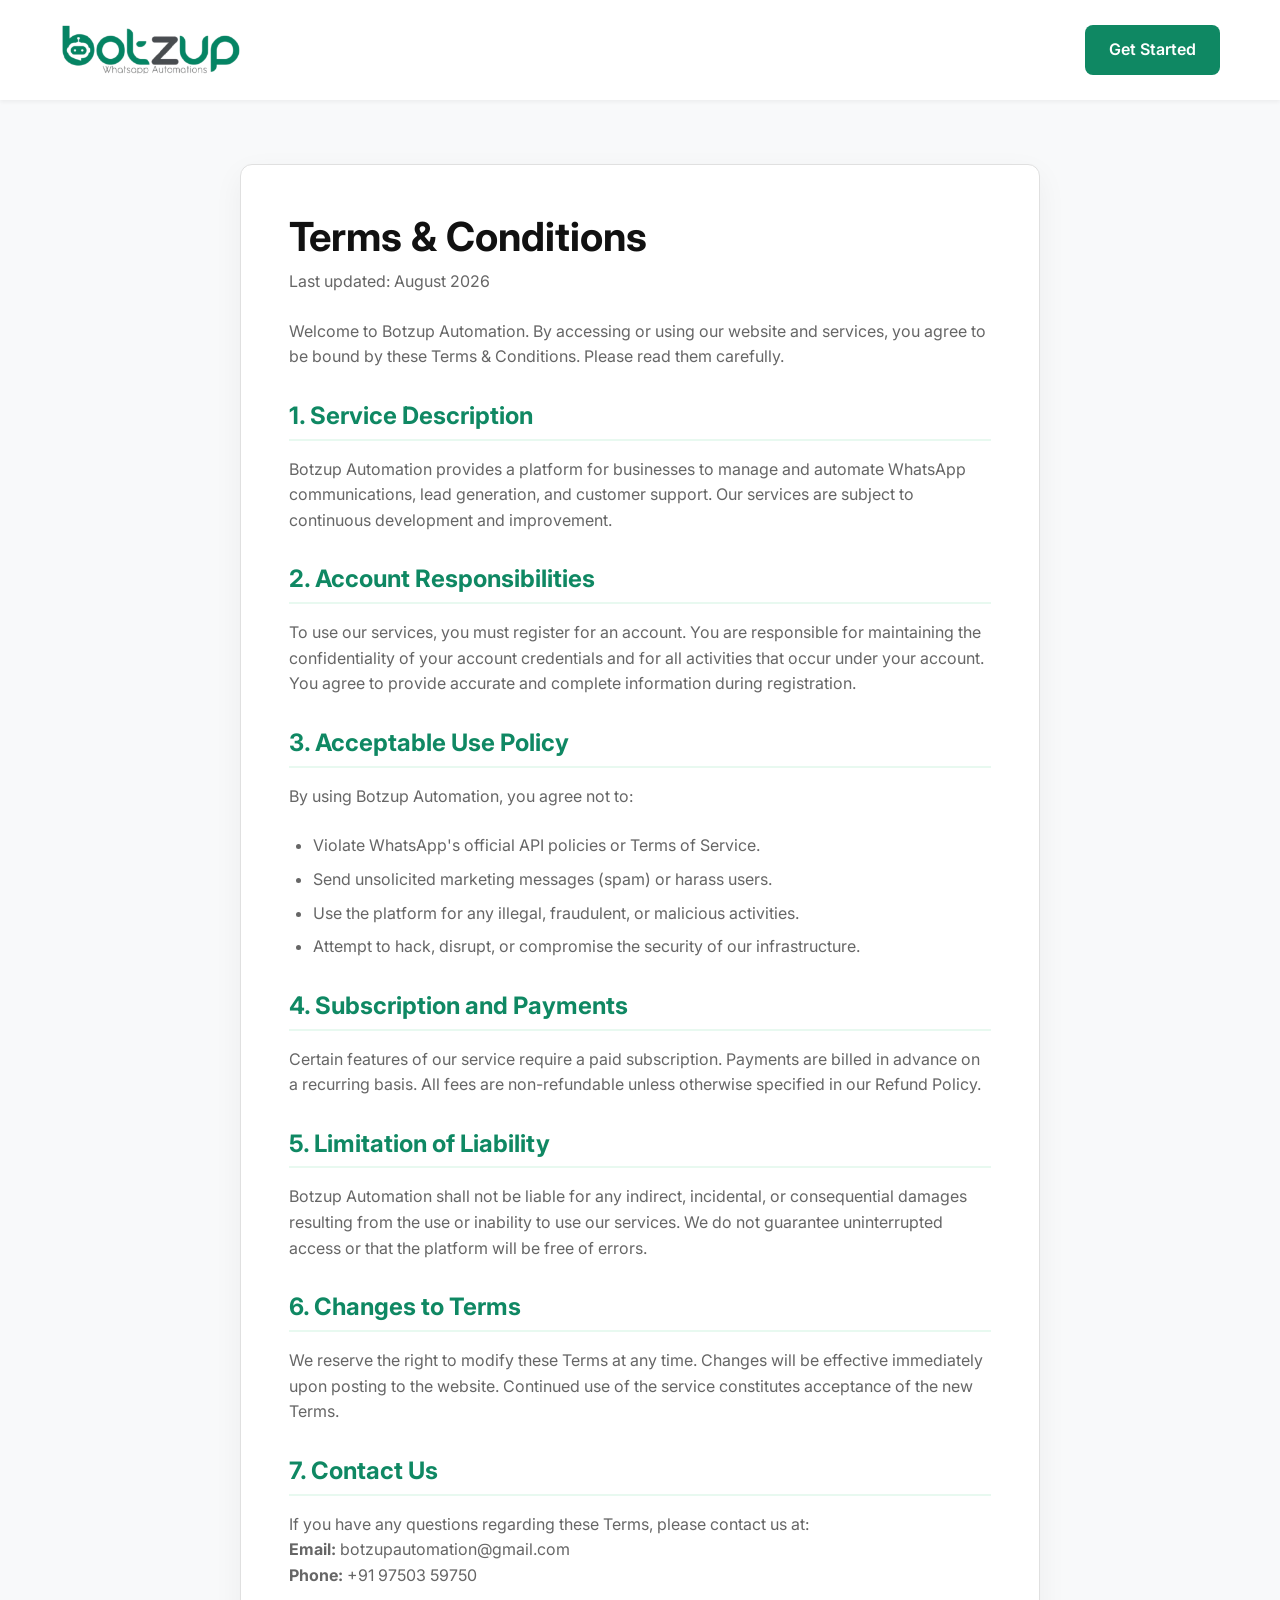
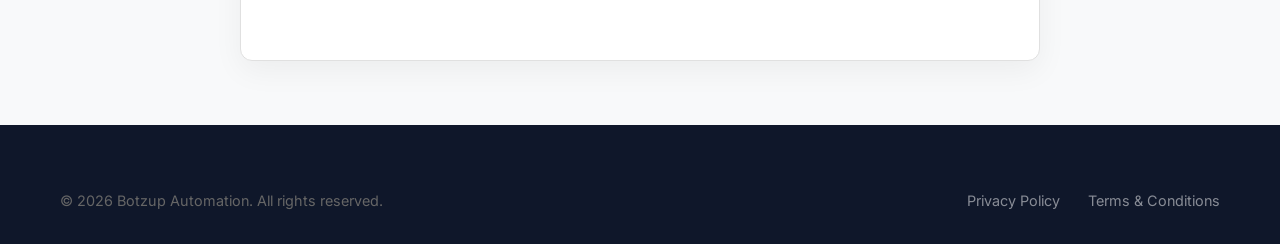
<file: terms-conditions.html>
<!DOCTYPE html>
<html lang="en">

<head>
    <meta charset="UTF-8">
    <meta name="viewport" content="width=device-width, initial-scale=1.0">
    <title>Terms & Conditions - Botzup</title>
    <link rel="stylesheet" href="css/style.css">
    <link href="https://fonts.googleapis.com/css2?family=Inter:wght@400;500;600;700;800&display=swap" rel="stylesheet">
    <link rel="stylesheet" href="https://cdnjs.cloudflare.com/ajax/libs/font-awesome/6.4.0/css/all.min.css">
    <link rel="icon" href="assets/images/logo.png">
</head>

<body>
    
    <header class="header" id="header">
        <div class="container header-container">
            <a href="index.html" class="logo">
                <img src="assets/images/logo23.png" alt="Botzup Ads Logo">
            </a>
            <div class="header-cta">
                <a href="login.html" class="btn btn-primary" style="text-decoration: none;">Get Started</a>
            </div>
        </div>
    </header>

    <main>
        <section class="section" style="background-color: var(--bg-light); padding: 4rem 0;">
            <div class="container">
                <div class="legal-content">
                    <h1>Terms & Conditions</h1>
                    <p>Last updated: August 2026</p>
                    <p>Welcome to Botzup Automation. By accessing or using our website and services, you agree to be bound by these Terms & Conditions. Please read them carefully.</p>

                    <h2>1. Service Description</h2>
                    <p>Botzup Automation provides a platform for businesses to manage and automate WhatsApp communications, lead generation, and customer support. Our services are subject to continuous development and improvement.</p>

                    <h2>2. Account Responsibilities</h2>
                    <p>To use our services, you must register for an account. You are responsible for maintaining the confidentiality of your account credentials and for all activities that occur under your account. You agree to provide accurate and complete information during registration.</p>

                    <h2>3. Acceptable Use Policy</h2>
                    <p>By using Botzup Automation, you agree not to:</p>
                    <ul>
                        <li>Violate WhatsApp's official API policies or Terms of Service.</li>
                        <li>Send unsolicited marketing messages (spam) or harass users.</li>
                        <li>Use the platform for any illegal, fraudulent, or malicious activities.</li>
                        <li>Attempt to hack, disrupt, or compromise the security of our infrastructure.</li>
                    </ul>

                    <h2>4. Subscription and Payments</h2>
                    <p>Certain features of our service require a paid subscription. Payments are billed in advance on a recurring basis. All fees are non-refundable unless otherwise specified in our Refund Policy.</p>

                    <h2>5. Limitation of Liability</h2>
                    <p>Botzup Automation shall not be liable for any indirect, incidental, or consequential damages resulting from the use or inability to use our services. We do not guarantee uninterrupted access or that the platform will be free of errors.</p>

                    <h2>6. Changes to Terms</h2>
                    <p>We reserve the right to modify these Terms at any time. Changes will be effective immediately upon posting to the website. Continued use of the service constitutes acceptance of the new Terms.</p>

                    <h2>7. Contact Us</h2>
                    <p>If you have any questions regarding these Terms, please contact us at:<br>
                    <strong>Email:</strong> botzupautomation@gmail.com<br>
                    <strong>Phone:</strong> +91 97503 59750</p>
                </div>
            </div>
        </section>
    </main>

     <footer class="footer">
        <div class="container">
            <div class="footer-bottom" style="border-top: none; padding-top: 0;">
                <p>&copy; 2026 Botzup Automation. All rights reserved.</p>
                <p>
                    <a href="privacy-policy.html">Privacy Policy</a>
                    <a href="terms-conditions.html">Terms & Conditions</a>
                </p>
            </div>
        </div>
    </footer>


    <script src="js/script.js"></script>
</body>

</html>
</file>
<file: css/style.css>
/* 1. Reset / Base */
* {
    margin: 0;
    padding: 0;
    box-sizing: border-box;
}

/* 2. Variables */
:root {
    --primary-color: #0f8863;
    /* Botzup Logo Teal */
    --primary-dark: #096347;
    --secondary-color: #4a4a4f;
    --text-color: #333333;
    --text-light: #666666;
    --bg-color: #ffffff;
    --bg-light: #f8f9fa;
    --border-color: #e0e0e0;
    --shadow-sm: 0 2px 4px rgba(0, 0, 0, 0.05);
    --shadow-md: 0 4px 6px rgba(0, 0, 0, 0.07);
    --shadow-lg: 0 10px 15px rgba(0, 0, 0, 0.1);
    --border-radius: 12px;
    --transition: all 0.3s ease;
    --font-family: 'Inter', sans-serif;
}

/* 3. Typography */
html {
    max-width: 100%;
}

body {
    font-family: var(--font-family);
    color: var(--text-color);
    line-height: 1.6;
    background-color: var(--bg-color);
    max-width: 100%;
    overflow-x: hidden;
}

h1,
h2,
h3,
h4,
h5,
h6 {
    font-weight: 700;
    line-height: 1.2;
    margin-bottom: 1rem;
    color: #111;
}

h1 {
    font-size: 3rem;
}

h2 {
    font-size: 2.2rem;
}

h3 {
    font-size: 1.5rem;
}

p {
    margin-bottom: 1rem;
    color: var(--text-light);
}

a {
    color: var(--primary-dark);
    text-decoration: none;
    transition: var(--transition);
}

a:hover {
    color: var(--primary-color);
}

.container {
    max-width: 1200px;
    margin: 0 auto;
    padding: 0 20px;
}

.container-fluid {
    width: 100%;
    max-width: 100%;
    padding: 0 20px;
}

.section-title {
    text-align: center;
    margin-bottom: 3rem;
}

section {
    padding: 5rem 0;
}

.bg-light {
    background-color: var(--bg-light);
}

/* 4. Buttons */
.btn {
    display: inline-block;
    padding: 12px 24px;
    border-radius: 8px;
    font-weight: 600;
    font-size: 1rem;
    cursor: pointer;
    border: none;
    transition: var(--transition);
    text-align: center;
}

.btn-primary {
    background-color: var(--primary-color);
    color: white;
}

.btn-primary:hover {
    background-color: var(--primary-dark);
    transform: translateY(-2px);
    box-shadow: var(--shadow-md);
}

.btn-secondary {
    background-color: var(--text-color);
    color: white;
}

.btn-secondary:hover {
    background-color: #111;
    transform: translateY(-2px);
}

.btn-outline {
    background-color: transparent;
    border: 2px solid white;
    color: white;
}

.btn-outline:hover {
    background-color: white;
    color: var(--primary-dark);
}

.btn-whatsapp {
    background-color: #fff;
    color: var(--primary-color);
    border: 1px solid var(--border-color);
    display: flex;
    align-items: center;
    gap: 8px;
    justify-content: center;
}

.btn-whatsapp:hover {
    background-color: var(--bg-light);
    border-color: var(--primary-color);
}

.btn-whatsapp i {
    font-size: 1.2rem;
}

/* 4.5 Header */
.header {
    background: white;
    padding: 15px 0;
    box-shadow: var(--shadow-sm);
    position: sticky;
    top: 0;
    z-index: 1000;
}

.header-container {
    display: flex;
    justify-content: space-between;
    align-items: center;
}

.logo {
    display: flex;
    align-items: center;
    text-decoration: none;
}

.logo img {
    height: 70px;
    /* Standard navbar logo height */
    width: auto;
    max-width: 180px;
    object-fit: contain;
    /* margin-top: -31px; */
}

.nav {
    display: flex;
    align-items: center;
    gap: 2rem;
}

.nav-list {
    display: flex;
    list-style: none;
    gap: 1.5rem;
}

.nav-link {
    color: var(--text-color);
    font-weight: 500;
}

.nav-link:hover {
    color: var(--primary-color);
}

/* 5. Hero */
.hero-section {
    padding: 6rem 0;
    background: linear-gradient(135deg, #ffffff 0%, #f0fcf4 100%);
    overflow: hidden;
}

.hero-container {
    display: flex;
    align-items: center;
    gap: 4rem;
}

.hero-content {
    flex: 1;
}

.hero-content h1 {
    font-size: 3.5rem;
    margin-bottom: 1.5rem;
    letter-spacing: -1px;
}

.hero-content p {
    font-size: 1.2rem;
    margin-bottom: 2rem;
}

.hero-buttons {
    display: flex;
    gap: 1rem;
}

.hero-visual {
    flex: 1;
    position: relative;
}

.hero-badge {
    display: inline-block;
    padding: 6px 12px;
    background-color: #e8f9f0;
    color: var(--primary-dark);
    font-size: 0.9rem;
    font-weight: 600;
    border-radius: 20px;
    margin-bottom: 1.5rem;
}

.hero-trust {
    margin-top: 1.5rem;
    font-size: 0.9rem;
    color: var(--text-light);
    font-weight: 500;
}

/* Hero Form */
.hero-form-container {
    background: white;
    padding: 2.5rem;
    border-radius: var(--border-radius);
    box-shadow: var(--shadow-lg);
    border: 1px solid var(--border-color);
}

.hero-form-container h3 {
    margin-bottom: 0.5rem;
    font-size: 1.5rem;
    color: var(--primary-dark);
}

.hero-form-container p {
    margin-bottom: 1.5rem;
    font-size: 0.95rem;
}

.form-group {
    margin-bottom: 1.5rem;
    text-align: left;
}

.form-group label {
    display: block;
    margin-bottom: 0.5rem;
    font-weight: 600;
    font-size: 0.9rem;
    color: var(--text-color);
}

.form-group input {
    width: 100%;
    padding: 12px 15px;
    border: 1px solid var(--border-color);
    border-radius: 8px;
    font-family: var(--font-family);
    font-size: 1rem;
    transition: var(--transition);
}

.form-group input:focus {
    outline: none;
    border-color: var(--primary-color);
    box-shadow: 0 0 0 3px rgba(37, 211, 102, 0.2);
}

.btn-block {
    width: 100%;
    display: block;
}

/* Trusted Brands Marquee */
.trusted-section {
    padding: 3rem 0;
    background: white;
    border-bottom: 1px solid var(--border-color);
}

.trusted-title {
    text-align: center;
    font-size: 0.95rem;
    font-weight: 600;
    color: var(--text-light);
    text-transform: uppercase;
    letter-spacing: 1px;
    margin-bottom: 2rem;
}

.logo-slider {
    height: 60px;
    margin: auto;
    overflow: hidden;
    position: relative;
    width: 100%;
}

.logo-slider::before,
.logo-slider::after {
    background: linear-gradient(to right, rgba(255, 255, 255, 1) 0%, rgba(255, 255, 255, 0) 100%);
    content: "";
    height: 60px;
    position: absolute;
    width: 100px;
    z-index: 2;
}

.logo-slider::after {
    right: 0;
    top: 0;
    transform: rotateZ(180deg);
}

.logo-slider::before {
    left: 0;
    top: 0;
}

.logo-slide-track {
    animation: scroll 20s linear infinite;
    display: flex;
    width: calc(200px * 10);
    /* 10 slides total */
}

.slide {
    height: 60px;
    width: 200px;
    display: flex;
    align-items: center;
    justify-content: center;
    padding: 0 20px;
}

.slide img {
    max-height: 40px;
    max-width: 100%;
    filter: grayscale(100%) opacity(60%);
    transition: var(--transition);
}

.slide img:hover {
    filter: grayscale(0%) opacity(100%);
}

@keyframes scroll {
    0% {
        transform: translateX(0);
    }

    100% {
        transform: translateX(calc(-200px * 5));
    }

    /* scroll 5 slides */
}

/* 6. Problem Section */
.problem-section {
    padding: 5rem 0;
    background-color: var(--bg-light);
}

.problem-slider {
    position: relative;
    width: 100%;
    overflow: hidden;
    padding: 1rem 0;
}

.problem-slide-track {
    display: flex;
    gap: 2rem;
    width: max-content;
    animation: scroll-problem 35s linear infinite;
}

.problem-slide-track:hover {
    animation-play-state: paused;
}

@keyframes scroll-problem {
    0% {
        transform: translateX(0);
    }

    100% {
        transform: translateX(calc(-50% - 1rem));
    }
}

.problem-card {
    background: white;
    padding: 1.5rem;
    border-radius: var(--border-radius);
    border: 1px solid var(--border-color);
    text-align: center;
    transition: var(--transition);
    width: 280px;
    flex-shrink: 0;
}

.problem-card:hover {
    box-shadow: var(--shadow-md);
    transform: translateY(-5px);
}

.problem-icon {
    width: 64px;
    height: 64px;
    background: #fef2f2;
    color: #ef4444;
    border-radius: 50%;
    display: flex;
    align-items: center;
    justify-content: center;
    font-size: 1.75rem;
    margin: 0 auto 1.5rem auto;
    transition: var(--transition);
}

.problem-card:hover .problem-icon {
    background: #ef4444;
    color: white;
    transform: scale(1.1);
}

.problem-explore-more {
    margin-top: 4rem;
    background: white;
    padding: 3rem;
    border-radius: var(--border-radius);
    box-shadow: var(--shadow-sm);
    border: 1px solid var(--border-color);
}

.explore-title {
    text-align: center;
    margin-bottom: 0.5rem;
    font-size: 1.8rem;
}

.explore-subtitle {
    text-align: center;
    color: var(--text-color);
    margin-bottom: 2rem;
    font-size: 1.1rem;
}

.explore-list ul {
    list-style: none;
    padding: 0;
    max-width: 600px;
    margin: 0 auto 2rem auto;
}

.explore-list li {
    padding: 0.75rem 0;
    font-size: 1.1rem;
    border-bottom: 1px solid var(--border-color);
    display: flex;
    align-items: center;
    gap: 12px;
}

.explore-list li i {
    color: #ef4444;
    font-size: 1.2rem;
}

.explore-list li:last-child {
    border-bottom: none;
}

.explore-highlight {
    background: #fff5f5;
    padding: 1.5rem;
    border-radius: 4px;
    text-align: center;
    border-left: 4px solid #ef4444;
    max-width: 800px;
    margin: 0 auto;
}

.explore-highlight p {
    margin: 0;
    color: #b91c1c;
    font-weight: 700;
    font-size: 1.1rem;
}

/* 6.5 Features Problem Solving */
.features-section {
    padding: 5rem 0;
    background-color: white;
}

.features-list {
    display: grid;
    grid-template-columns: repeat(4, 1fr);
    gap: 1.5rem;
}

.feature-row {
    display: flex;
    flex-direction: column;
    align-items: center;
    text-align: center;
    gap: 1.5rem;
    padding: 2.5rem 1.5rem;
    background: var(--bg-light);
    border-radius: var(--border-radius);
    border: 1px solid var(--border-color);
    transition: var(--transition);
}

.feature-row:hover {
    box-shadow: var(--shadow-md);
    transform: translateY(-5px);
    border-color: var(--primary-color);
}

.feature-icon {
    width: 70px;
    height: 70px;
    background: var(--primary-color);
    color: white;
    border-radius: 50%;
    display: flex;
    align-items: center;
    justify-content: center;
    font-size: 1.8rem;
    margin-bottom: 0.5rem;
}

.feature-content h3 {
    font-size: 1.3rem;
    margin-bottom: 1rem;
    color: var(--primary-dark);
}

.feature-details p {
    margin-bottom: 0.5rem;
    font-size: 0.95rem;
    color: var(--text-light);
}

.feature-details strong {
    color: var(--text-color);
    display: block;
    margin-bottom: 0.2rem;
    margin-top: 1rem;
}

.feature-highlight {
    margin-top: auto;
    width: 100%;
    padding-top: 1.5rem;
    border-top: 1px solid var(--border-color);
}

.feature-highlight span {
    display: block;
    font-size: 1.05rem;
    font-weight: 700;
    color: var(--primary-color);
}

/* 7. How It Works */
.workflow-container {
    display: flex;
    align-items: center;
    justify-content: space-between;
    text-align: center;
}

.workflow-step {
    flex: 1;
    position: relative;
    padding: 1rem;
}

.step-number {
    width: 30px;
    height: 30px;
    background: var(--primary-color);
    color: white;
    border-radius: 50%;
    display: flex;
    align-items: center;
    justify-content: center;
    font-weight: bold;
    margin: 0 auto 1rem auto;
}

.step-icon {
    font-size: 2rem;
    color: var(--primary-dark);
    margin-bottom: 1rem;
}

.workflow-arrow {
    color: #ccc;
    font-size: 1.5rem;
}

/* 8. Features */
.features-grid {
    display: grid;
    grid-template-columns: repeat(auto-fit, minmax(280px, 1fr));
    gap: 2rem;
}

.feature-card {
    background: white;
    padding: 2rem;
    border-radius: var(--border-radius);
    box-shadow: var(--shadow-sm);
    transition: var(--transition);
}

.feature-card:hover {
    box-shadow: var(--shadow-lg);
    transform: translateY(-5px);
}

.feature-icon {
    width: 50px;
    height: 50px;
    background: #e8f9f0;
    color: var(--primary-color);
    border-radius: 10px;
    display: flex;
    align-items: center;
    justify-content: center;
    font-size: 1.5rem;
    margin-bottom: 1.5rem;
}

/* 9. Business Use Cases */
.use-cases-grid {
    display: grid;
    grid-template-columns: repeat(auto-fit, minmax(300px, 1fr));
    gap: 2rem;
}

.use-case-card {
    background: white;
    border-radius: var(--border-radius);
    overflow: hidden;
    box-shadow: var(--shadow-sm);
    transition: var(--transition);
}

.use-case-card:hover {
    box-shadow: var(--shadow-md);
}

.use-case-card img {
    width: 100%;
    height: 200px;
    object-fit: cover;
}

.use-case-content {
    padding: 1.5rem;
}

/* 10. Before vs After */
.comparison-container {
    display: flex;
    gap: 2rem;
}

.comparison-card {
    flex: 1;
    background: white;
    border-radius: var(--border-radius);
    padding: 2.5rem;
    box-shadow: var(--shadow-md);
}

.comparison-card.before {
    border-top: 5px solid #ef4444;
}

.comparison-card.after {
    border-top: 5px solid var(--primary-color);
}

.comparison-header {
    display: flex;
    align-items: center;
    justify-content: space-between;
    margin-bottom: 1.5rem;
    padding-bottom: 1rem;
    border-bottom: 1px solid var(--border-color);
}

.comparison-header h3 {
    margin-bottom: 0;
}

.icon-red {
    color: #ef4444;
    font-size: 2rem;
}

.icon-green {
    color: var(--primary-color);
    font-size: 2rem;
}

.comparison-list {
    list-style: none;
}

.comparison-list li {
    display: flex;
    align-items: center;
    gap: 10px;
    margin-bottom: 1rem;
    font-size: 1.1rem;
    font-weight: 500;
}

.before .comparison-list li i {
    color: #ef4444;
}

.after .comparison-list li i {
    color: var(--primary-color);
}

/* 11. Dashboard Preview */
.dashboard-preview {
    border-radius: 16px;
    overflow: hidden;
    box-shadow: var(--shadow-lg);
    border: 1px solid var(--border-color);
}

.dashboard-img {
    width: 100%;
    display: block;
    height: auto;
}

/* 12. Testimonials */
.testimonials-section {
    padding: 5rem 0;
    overflow: hidden;
}

.testimonials-slider {
    position: relative;
    width: 100%;
    overflow-x: auto;
    scroll-snap-type: x mandatory;
    scroll-behavior: smooth;
    padding: 1rem 0;
    /* Hide scrollbars */
    scrollbar-width: none; /* Firefox */
    -ms-overflow-style: none; /* IE/Edge */
}
.testimonials-slider::-webkit-scrollbar {
    display: none; /* Chrome/Safari */
}

.testimonials-slide-track {
    display: flex;
    gap: 2rem;
    width: max-content;
    /* Dynamically center: 50vw minus half the card width (which is min(40vw, 200px)) */
    padding: 0 calc(50vw - min(40vw, 200px)); 
}

/* We don't need the animation anymore */

.testimonial-card {
    background: white;
    padding: 2rem;
    border-radius: var(--border-radius);
    box-shadow: var(--shadow-sm);
    width: 80vw;
    max-width: 400px;
    flex-shrink: 0;
    scroll-snap-align: center;
}

/* Testimonial video thumbnail: shows a poster + play icon. The video stays
   paused and muted until the visitor manually clicks the play button. */
.testimonial-video-wrap {
    position: relative;
}

.testimonial-video-wrap video {
    display: block;
}

.testimonial-play-btn {
    position: absolute;
    top: 50%;
    left: 50%;
    transform: translate(-50%, -50%);
    width: 64px;
    height: 64px;
    border-radius: 50%;
    background: rgba(255, 255, 255, 0.9);
    color: var(--primary-color);
    border: none;
    display: flex;
    align-items: center;
    justify-content: center;
    font-size: 1.4rem;
    cursor: pointer;
    box-shadow: var(--shadow-md);
    transition: var(--transition);
}

.testimonial-play-btn i {
    margin-left: 4px;
    /* optical centering for the play triangle */
}

.testimonial-video-wrap.is-playing .testimonial-play-btn {
    display: none;
}

.rating {
    color: #fbbf24;
    margin-bottom: 1rem;
}

.testimonial-text {
    font-style: italic;
    font-size: 1.1rem;
    margin-bottom: 1.5rem;
    color: var(--text-color);
}

.customer-info {
    display: flex;
    align-items: center;
    gap: 1rem;
}

.customer-img {
    width: 50px;
    height: 50px;
    border-radius: 50%;
    object-fit: cover;
}

.customer-info h4 {
    margin-bottom: 0;
    font-size: 1rem;
}

.customer-info p {
    margin-bottom: 0;
    font-size: 0.9rem;
}

/* 13. FAQ */
.faq-accordion {
    max-width: 800px;
    margin: 0 auto;
}

.faq-item {
    border: 1px solid var(--border-color);
    border-radius: 8px;
    margin-bottom: 1rem;
    overflow: hidden;
    background: white;
}

.faq-question {
    width: 100%;
    text-align: left;
    padding: 1.5rem;
    background: none;
    border: none;
    font-size: 1.1rem;
    font-weight: 600;
    color: var(--text-color);
    cursor: pointer;
    display: flex;
    justify-content: space-between;
    align-items: center;
}

.faq-question i {
    transition: var(--transition);
}

.faq-item.active .faq-question i {
    transform: rotate(180deg);
}

.faq-answer {
    padding: 0 1.5rem;
    max-height: 0;
    overflow: hidden;
    transition: max-height 0.3s ease-out, padding 0.3s ease;
}

.faq-item.active .faq-answer {
    padding: 0 1.5rem 1.5rem;
    max-height: 300px;
}

/* 14. Final CTA */
.cta-section {
    background-color: var(--secondary-color);
    color: white;
    text-align: center;
    padding: 6rem 0;
}

.cta-section h2 {
    color: white;
}

.cta-section p {
    color: rgba(255, 255, 255, 0.8);
    font-size: 1.2rem;
    margin-bottom: 2rem;
}

.cta-buttons {
    display: flex;
    justify-content: center;
    gap: 1rem;
    flex-wrap: wrap;
}

/* 15. Footer */
.footer {
    background-color: #0f172a;
    padding: 4rem 0 2rem;
    color: rgba(255, 255, 255, 0.7);
}

.footer-grid {
    display: grid;
    grid-template-columns: 2fr 1fr 1fr 1fr;
    gap: 3rem;
    margin-bottom: 3rem;
}

.footer-brand p {
    color: rgba(255, 255, 255, 0.7);
    font-size: 0.95rem;
    line-height: 1.6;
}

.footer h4 {
    margin-bottom: 1.5rem;
    font-size: 1.05rem;
    color: white;
}

.footer-contact p {
    color: rgba(255, 255, 255, 0.7);
    margin-bottom: 0.8rem;
    font-size: 0.95rem;
}

.footer-legal ul {
    list-style: none;
    padding: 0;
}

.footer-legal ul li {
    margin-bottom: 0.8rem;
}

.footer-legal ul li a {
    color: rgba(255, 255, 255, 0.7);
    text-decoration: none;
    font-size: 0.95rem;
    transition: var(--transition);
}

.footer-legal ul li a:hover {
    color: white;
    text-decoration: underline;
}

.social-links {
    display: flex;
    gap: 0.8rem;
}

.social-links a {
    width: 36px;
    height: 36px;
    background: rgba(255, 255, 255, 0.05);
    border-radius: 50%;
    display: flex;
    align-items: center;
    justify-content: center;
    color: rgba(255, 255, 255, 0.8);
    border: 1px solid rgba(255, 255, 255, 0.1);
    transition: var(--transition);
}

.social-links a:hover {
    background: var(--primary-color);
    color: white;
    border-color: var(--primary-color);
}

.footer-bottom {
    display: flex;
    justify-content: space-between;
    align-items: center;
    flex-wrap: wrap;
    gap: 1rem;
    padding-top: 2rem;
    border-top: 1px solid rgba(255, 255, 255, 0.1);
    color: rgba(255, 255, 255, 0.5);
    font-size: 0.9rem;
}

.footer-bottom p {
    margin: 0;
}

.footer-bottom a {
    color: rgba(255, 255, 255, 0.5);
    text-decoration: none;
    margin-left: 1.5rem;
    transition: var(--transition);
}

.footer-bottom a:hover {
    color: white;
}

/* 17. Contact Section */
.contact-section {
    background-color: var(--bg-color);
    padding: 5rem 0;
}

.contact-container {
    display: flex;
    gap: 4rem;
    align-items: center;
}

.contact-content {
    flex: 1;
}

.contact-info {
    display: flex;
    flex-direction: column;
    gap: 1.5rem;
}

.contact-info-item {
    display: flex;
    align-items: flex-start;
    gap: 1rem;
}

.contact-info-item i {
    font-size: 1.5rem;
    color: var(--primary-color);
    background: var(--bg-light);
    padding: 1rem;
    border-radius: 50%;
    display: flex;
    align-items: center;
    justify-content: center;
    width: 60px;
    height: 60px;
}

.contact-info-item h4 {
    margin-bottom: 0.25rem;
    font-size: 1.2rem;
}

.contact-info-item p {
    margin-bottom: 0;
}

.contact-form-container {
    flex: 1.2;
    background: white;
    padding: 3rem;
    border-radius: var(--border-radius);
    box-shadow: var(--shadow-lg);
}

.contact-form {
    display: flex;
    flex-direction: column;
    gap: 1.5rem;
}

.form-row {
    display: flex;
    gap: 1.5rem;
}

.form-row .contact-form-group {
    flex: 1;
}

.contact-form-group {
    display: flex;
    flex-direction: column;
    gap: 0.5rem;
}

.contact-form-group label {
    font-weight: 600;
    font-size: 0.95rem;
    color: var(--secondary-color);
}

.contact-form-group input,
.contact-form-group textarea {
    padding: 12px 15px;
    border: 1px solid var(--border-color);
    border-radius: 8px;
    font-family: var(--font-family);
    font-size: 1rem;
    transition: var(--transition);
    width: 100%;
}

.contact-form-group input:focus,
.contact-form-group textarea:focus {
    outline: none;
    border-color: var(--primary-color);
    box-shadow: 0 0 0 3px rgba(15, 136, 99, 0.1);
}

.contact-form-group textarea {
    resize: vertical;
}

/* 18. Modal */
.modal {
    display: none;
    position: fixed;
    z-index: 1000;
    left: 0;
    top: 0;
    width: 100%;
    height: 100%;
    background-color: rgba(0, 0, 0, 0.5);
    align-items: center;
    justify-content: center;
}

.modal-content {
    background-color: white;
    padding: 2.5rem;
    border-radius: var(--border-radius);
    max-width: 400px;
    width: 90%;
    position: relative;
    box-shadow: var(--shadow-lg);
}

.close-modal {
    position: absolute;
    top: 15px;
    right: 20px;
    font-size: 1.5rem;
    cursor: pointer;
    color: #666;
    transition: var(--transition);
}

.close-modal:hover {
    color: #000;
}

/* 16. Responsive Media Queries */
@media (max-width: 992px) {
    .header-container {
        padding: 0 15px;
        display: flex;
        justify-content: space-between;
        align-items: center;
    }

    .logo img {
        height: 55px;
        /* Scaled down for mobile */
        max-width: 150px;
    }

    .header-cta .btn {
        padding: 0.5rem 0.9rem;
        font-size: 0.9rem;
        line-height: 1.2;
        border-radius: 8px;
        width: auto;
        white-space: nowrap;
        text-align: center;
        display: inline-flex;
        align-items: center;
        justify-content: center;
    }

    .hero-container {
        flex-direction: column;
        text-align: center;
    }

    .hero-buttons {
        justify-content: center;
    }

    .comparison-container {
        flex-direction: column;
    }

    .features-list {
        grid-template-columns: repeat(2, 1fr);
    }

    .footer-grid {
        grid-template-columns: repeat(2, 1fr);
    }

    .contact-container {
        flex-direction: column;
    }

    .form-row {
        flex-direction: column;
        gap: 1rem;
    }

    .overview-content,
    .overview-visual {
        min-width: 100% !important;
        flex: 1 1 100% !important;
    }

    .overview-grid {
        gap: 2.5rem !important;
    }

    .about-video-frame {
        height: 450px !important;
    }
}

@media (max-width: 768px) {
    .hero-content h1 {
        font-size: 2.5rem;
    }

    .workflow-container {
        flex-direction: column;
    }

    .workflow-arrow {
        transform: rotate(90deg);
        margin: 1rem 0;
    }

    .cta-buttons {
        flex-direction: column;
    }

    .features-list {
        grid-template-columns: 1fr;
    }

    .footer-grid {
        grid-template-columns: 1fr;
    }

    .footer-bottom {
        flex-direction: column;
        text-align: center;
        gap: 1.5rem;
    }

    .footer-bottom a {
        margin: 0 0.5rem;
    }

    .about-video-card {
        padding: 1.25rem !important;
    }

    .about-video-frame {
        height: 320px !important;
    }

    .hero-form-container {
        padding: 1.75rem !important;
    }

    .perf-highlight-card {
        padding: 2rem 1.25rem !important;
    }

    .perf-highlight-number {
        font-size: 2.75rem !important;
    }

    .perf-metric-card {
        padding: 1.5rem 1.25rem !important;
    }

    .perf-metric-number {
        font-size: 1.6rem !important;
        word-break: break-word;
    }

    .perf-badge {
        font-size: 0.75rem !important;
        padding: 0.35rem 0.75rem !important;
        white-space: normal !important;
        text-align: center;
        max-width: 90%;
        justify-content: center;
    }

    .modal-content {
        padding: 1.75rem !important;
    }

    .perf-section-title {
        font-size: 1.7rem !important;
    }
}

@media (max-width: 480px) {
    .perf-section-title {
        font-size: 1.4rem !important;
    }

    .hero-content h1 {
        font-size: 2rem;
    }

    .hero-content p {
        font-size: 1rem;
    }

    .hero-badge {
        font-size: 0.8rem;
    }

    .about-video-frame {
        height: 240px !important;
    }

    .perf-highlight-number {
        font-size: 2.1rem !important;
    }

    .perf-metric-number {
        font-size: 1.35rem !important;
    }

    .perf-badge {
        font-size: 0.65rem !important;
        gap: 4px !important;
    }

    .logo img {
        height: 42px;
        max-width: 110px;
    }

    .header-cta .btn {
        padding: 0.45rem 0.75rem;
        font-size: 0.8rem;
    }
}

/* Legal Pages Styling */
.legal-content {
    background: #ffffff;
    padding: 3rem;
    border-radius: 12px;
    box-shadow: 0 10px 30px rgba(0, 0, 0, 0.05);
    border: 1px solid #e0e0e0;
    max-width: 800px;
    margin: 0 auto;
}

.legal-content h1 {
    font-size: 2.5rem;
    color: #111111;
    margin-bottom: 0.5rem;
}

.legal-content p {
    color: #666666;
    font-size: 1rem;
    line-height: 1.6;
    margin-bottom: 1.5rem;
}

.legal-content h2 {
    font-size: 1.5rem;
    color: #0f8863;
    margin-top: 2rem;
    margin-bottom: 1rem;
    border-bottom: 2px solid #e8f9f0;
    padding-bottom: 0.5rem;
}

.legal-content ul {
    margin-bottom: 1.5rem;
    padding-left: 1.5rem;
}

.legal-content li {
    color: #666666;
    font-size: 1rem;
    line-height: 1.6;
    margin-bottom: 0.5rem;
    list-style-type: disc;
}
</file>
